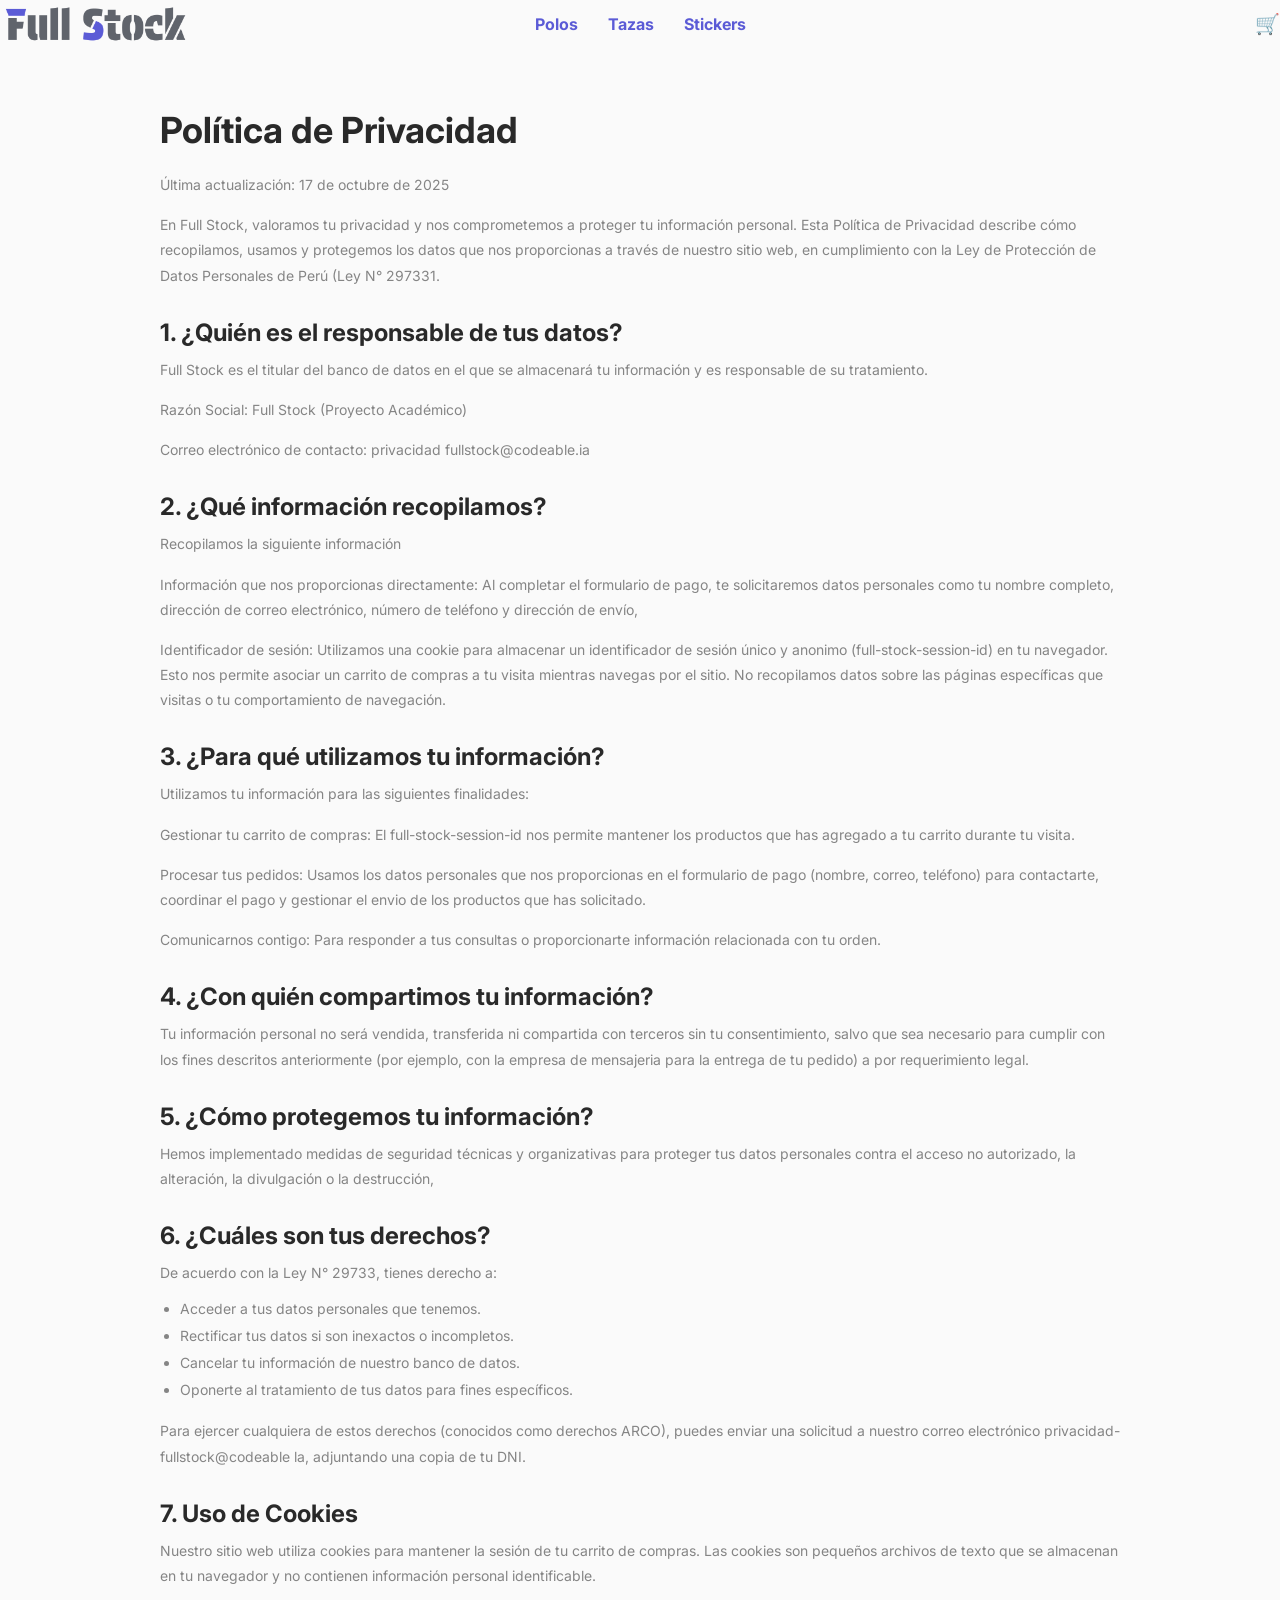
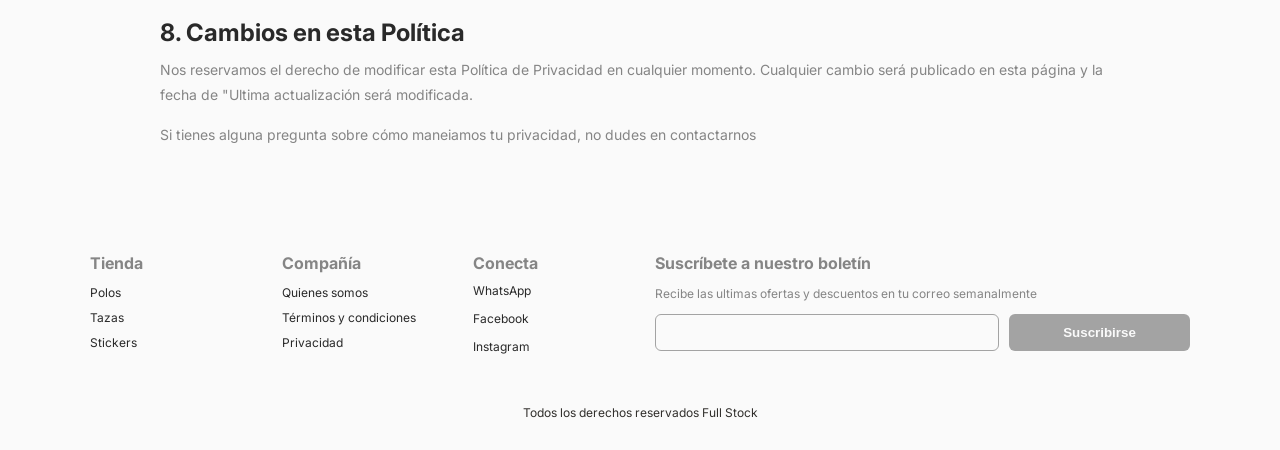
<file: privacy.html>
<!DOCTYPE html>
<html lang="es">
<head>
  <meta charset="UTF-8">
  <title>Privacidad | Full Stock</title>
  <link rel="stylesheet" href="styles.css">

  <link rel="preconnect" href="https://fonts.googleapis.com">
<link rel="preconnect" href="https://fonts.gstatic.com" crossorigin>
<link href="https://fonts.googleapis.com/css2?family=Inter:ital,opsz,wght@0,14..32,100..900;1,14..32,100..900&display=swap" rel="stylesheet">
</head>

<body>

<header class="encabezado">
  <a href="index.html" class="logo">
    <img src="/imgs/logo.png" alt="logo fullstock">
  </a>

  <nav class="menu">
    <a href="#">Polos</a>
    <a href="#">Tazas</a>
    <a href="#">Stickers</a>
  </nav>

  <div class="carrito">
    🛒 
  </div>
</header>


<main>
  <article>

    <h1>Política de Privacidad</h1>
    <p>Última actualización: 17 de octubre de 2025</p>

    <p>
      En Full Stock, valoramos tu privacidad y nos comprometemos a proteger tu información personal. Esta Política de Privacidad describe cómo recopilamos, usamos y protegemos los datos que nos proporcionas a través de nuestro sitio web, en cumplimiento con la Ley de Protección de Datos Personales de Perú (Ley N° 297331.
    </p>

    <section>
      <h2>1. ¿Quién es el responsable de tus datos?</h2>
      <p>Full Stock es el titular del banco de datos en el que se almacenará tu información y es responsable de su tratamiento.</p>
      <p>Razón Social: Full Stock (Proyecto Académico)</p>
      <p>Correo electrónico de contacto: privacidad fullstock@codeable.ia</p>
    </section>

    <section>
      <h2>2. ¿Qué información recopilamos?</h2>
      <p>Recopilamos la siguiente información</p>
      <p>Información que nos proporcionas directamente: Al completar el formulario de pago, te solicitaremos datos personales como tu nombre completo, dirección de correo electrónico, número de teléfono y dirección de envío,</p>
      <p>Identificador de sesión: Utilizamos una cookie para almacenar un identificador de sesión único y anonimo (full-stock-session-id) en tu navegador. Esto nos permite asociar un carrito de compras a tu visita mientras navegas por el sitio. No recopilamos datos sobre las páginas específicas que visitas o tu comportamiento de navegación.</p>
    </section>

    <section>
      <h2>3. ¿Para qué utilizamos tu información?</h2>
      <p>Utilizamos tu información para las siguientes finalidades:</p>
      <p>Gestionar tu carrito de compras: El full-stock-session-id nos permite mantener los productos que has agregado a tu carrito durante tu visita.</p>
      <p>Procesar tus pedidos: Usamos los datos personales que nos proporcionas en el formulario de pago (nombre, correo, teléfono) para contactarte, coordinar el pago y gestionar el envio de los productos que has solicitado.</p>
      <p>Comunicarnos contigo: Para responder a tus consultas o proporcionarte información relacionada con tu orden.</p>
    </section>

    <section>
      <h2>4. ¿Con quién compartimos tu información?</h2>
      <p>Tu información personal no será vendida, transferida ni compartida con terceros sin tu consentimiento, salvo que sea necesario para cumplir con los fines descritos anteriormente (por ejemplo, con la empresa de mensajeria para la entrega de tu pedido) a por requerimiento legal.</p>
    </section>

    <section>
      <h2>5. ¿Cómo protegemos tu información?</h2>
      <p>Hemos implementado medidas de seguridad técnicas y organizativas para proteger tus datos personales contra el acceso no autorizado, la alteración, la divulgación o la destrucción,</p>
    </section>

    <section>
      <h2>6. ¿Cuáles son tus derechos?</h2>
      <p>De acuerdo con la Ley N° 29733, tienes derecho a:</p>
      <ul>
        <li>Acceder a tus datos personales que tenemos.</li>
        <li>Rectificar tus datos si son inexactos o incompletos.</li>
        <li>Cancelar tu información de nuestro banco de datos.</li>
        <li>Oponerte al tratamiento de tus datos para fines específicos.</li>
      </ul>
      <p>Para ejercer cualquiera de estos derechos (conocidos como derechos ARCO), puedes enviar una solicitud a nuestro correo electrónico privacidad-fullstock@codeable la, adjuntando una copia de tu DNI.</p>
    </section>

    <section>
      <h2>7. Uso de Cookies</h2>
      <p>Nuestro sitio web utiliza cookies para mantener la sesión de tu carrito de compras. Las cookies son pequeños archivos de texto que se almacenan en tu navegador y no contienen información personal identificable.</p>
    </section>

    <section>
      <h2>8. Cambios en esta Política</h2>
      <p>Nos reservamos el derecho de modificar esta Política de Privacidad en cualquier momento. Cualquier cambio será publicado en esta página y la fecha de "Ultima actualización será modificada.</p>
    </section>

    <p>Si tienes alguna pregunta sobre cómo maneiamos tu privacidad, no dudes en contactarnos</p>

  </article>
</main>

<footer class="footer">
  <div class="footer-contenedor">

    <div class="footer-grid">

      <div class="footer-links">

        <div class="footer-seccion">
          <h3>Tienda</h3>
          <ul>
            <li><a href="#">Polos</a></li>
            <li><a href="#">Tazas</a></li>
            <li><a href="#">Stickers</a></li>
          </ul>
        </div>

        <div class="footer-seccion">
          <h3>Compañía</h3>
          <ul>
           <li><a href="about.html">Quienes somos</a></li>
            <li><a href="terms.html">Términos y condiciones</a></li>
            <li><a href="privacy.html">Privacidad</a></li>
          </ul>
        </div>

        <div class="footer-seccion">
          <h3>Conecta</h3>
          <div class="social">
  <a href="https://wa.me/" target="_blank">WhatsApp</a>
<a href="https://facebook.com/" target="_blank">Facebook</a>
<a href="https://instagram.com/" target="_blank">Instagram</a>
          </div>
        </div>

      </div>

      <div class="footer-seccion newsletter">
        <h3>Suscríbete a nuestro boletín</h3>
        <p >Recibe las ultimas ofertas y descuentos en tu correo semanalmente</p>

        <form>
          <label for="email" class="sr-only">Correo electrónico</label>

          <div class="formulario">
            <input type="email" id="email" >
            <button type="submit">Suscribirse</button>
          </div>
        </form>
      </div>

    </div>

    <div class="copyright">
      Todos los derechos reservados  Full Stock
    </div>

  </div>
</footer>

</body>
</html>
</file>
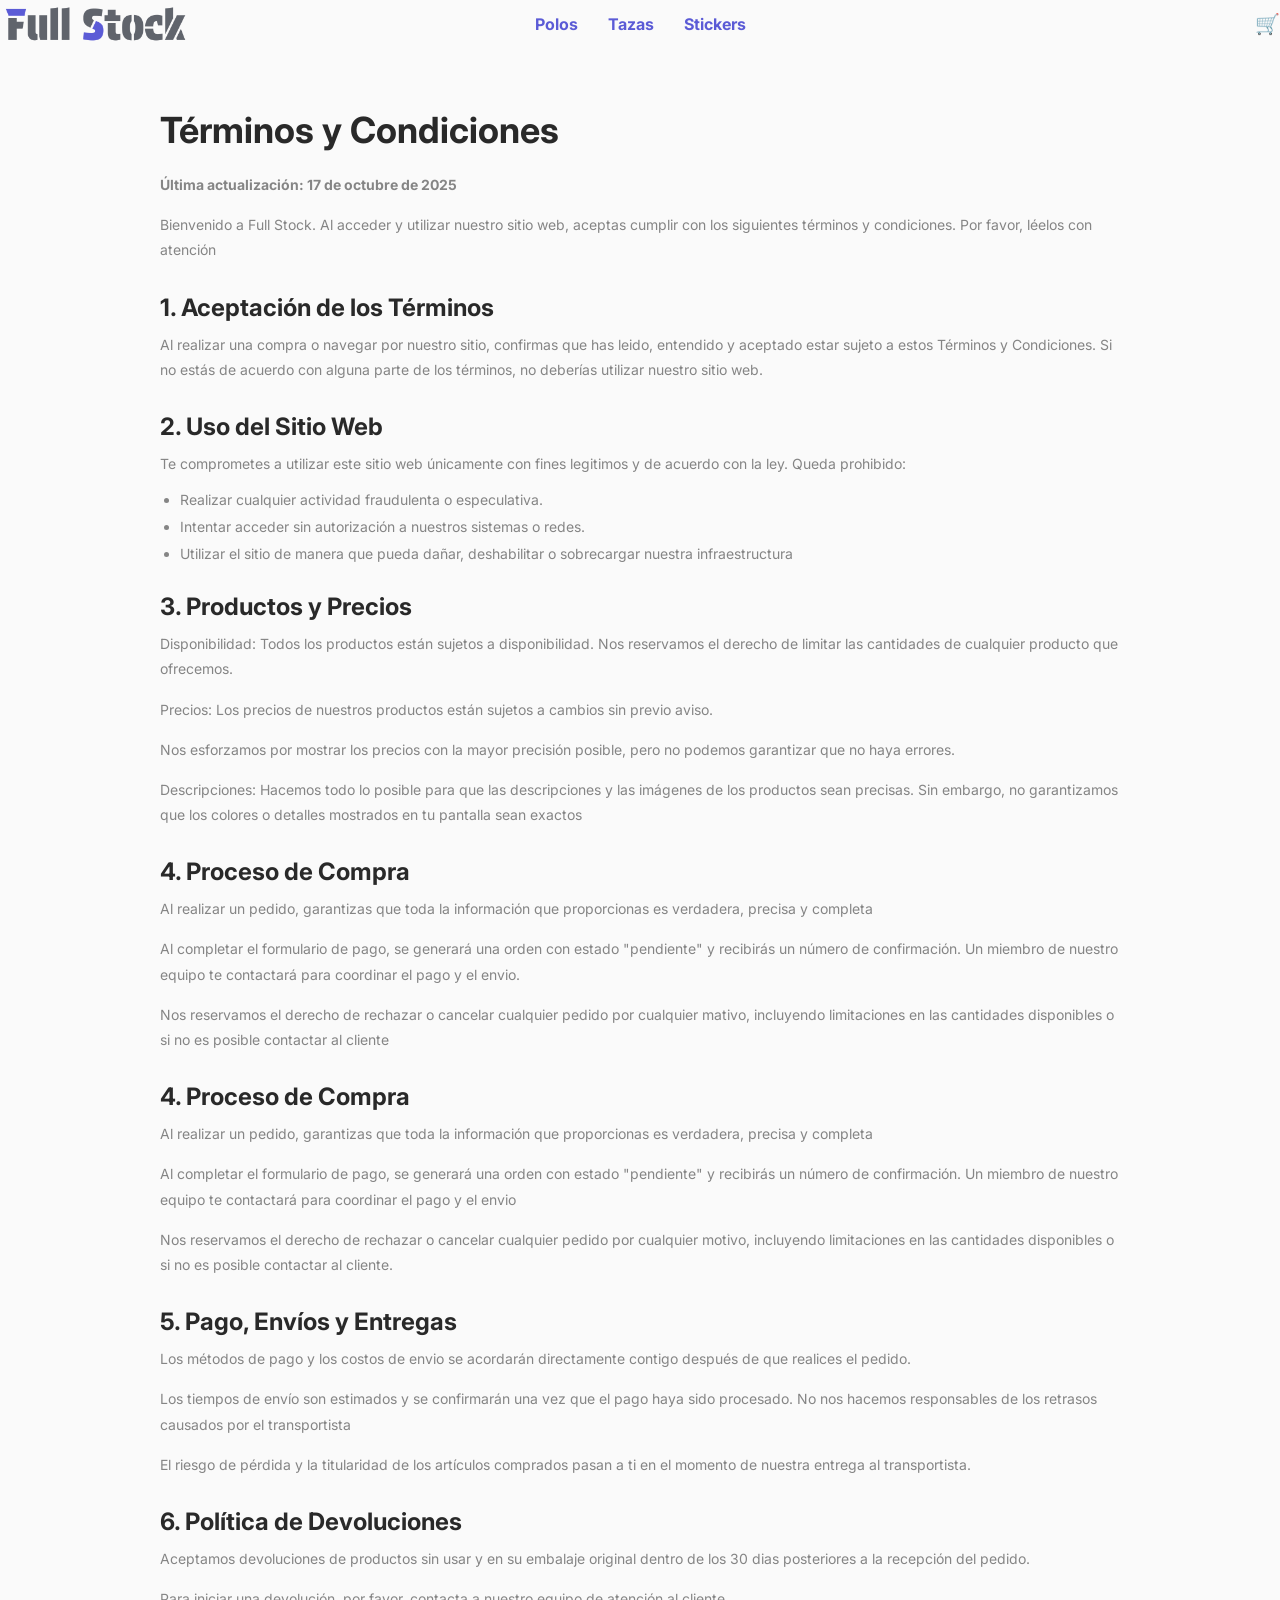
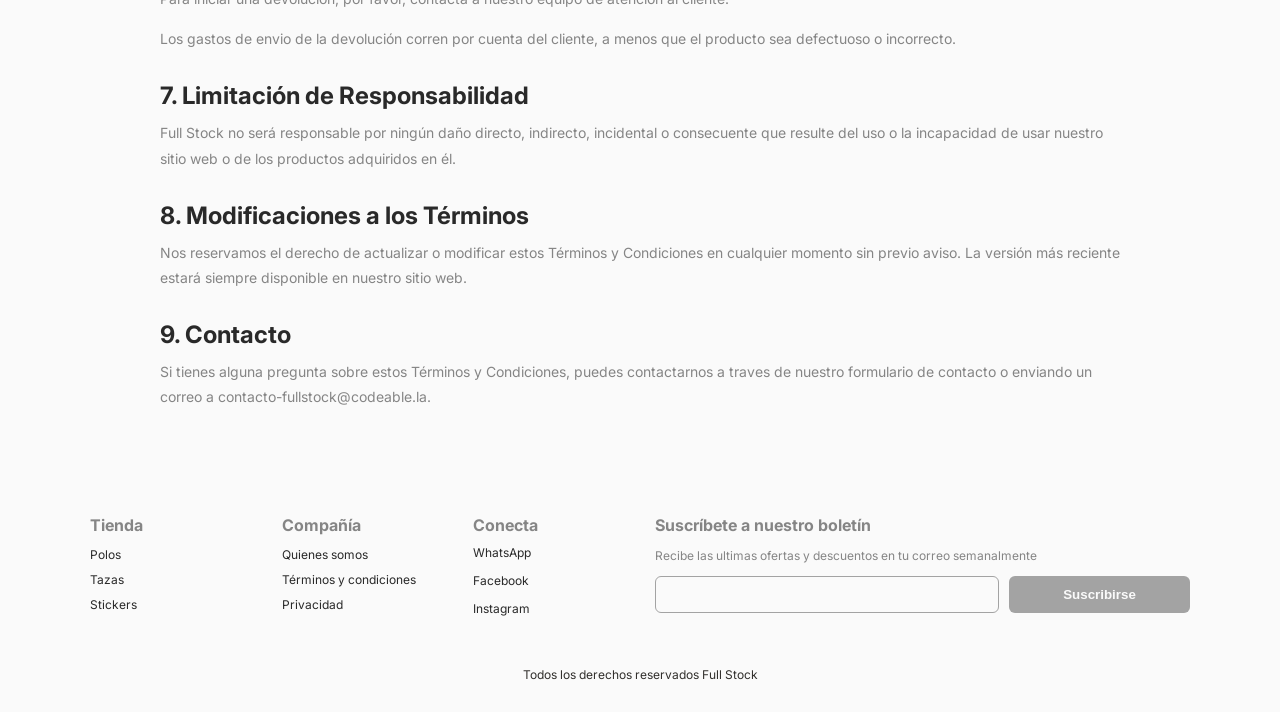
<file: terms.html>
<!DOCTYPE html>
<html lang="es">
<head>
  <meta charset="UTF-8">
  <title>Términos | Full Stock</title>
  <link rel="stylesheet" href="styles.css">

  <link rel="preconnect" href="https://fonts.googleapis.com">
<link rel="preconnect" href="https://fonts.gstatic.com" crossorigin>
<link href="https://fonts.googleapis.com/css2?family=Inter:ital,opsz,wght@0,14..32,100..900;1,14..32,100..900&display=swap" rel="stylesheet">
</head>

<body>

<header class="encabezado">
   <a href="index.html" class="logo">
    <img src="/imgs/logo.png" alt="logo fullstock">
  </a>

  <nav class="menu">
    <a href="#">Polos</a>
    <a href="#">Tazas</a>
    <a href="#">Stickers</a>
  </nav>

  <div class="carrito">
    🛒 
  </div>
</header>


<main>
  <article>

    <h1>Términos y Condiciones</h1>
    <p> <strong>Última actualización: 17 de octubre de 2025</strong></p>

    <p>
      Bienvenido a Full Stock. Al acceder y utilizar nuestro sitio web, aceptas cumplir con los siguientes términos y condiciones. Por favor, léelos con atención
    </p>

    <section>
      <h2>1. Aceptación de los Términos</h2>
      <p>Al realizar una compra o navegar por nuestro sitio, confirmas que has leido, entendido y aceptado estar sujeto a estos Términos y Condiciones. Si no estás de acuerdo con alguna parte de los términos, no deberías utilizar nuestro sitio web.</p>
    </section>

    <section>
      <h2>2. Uso del Sitio Web</h2>
      <p>Te comprometes a utilizar este sitio web únicamente con fines legitimos y de acuerdo con la ley. Queda prohibido:</p>
      <ul>
        <li>Realizar cualquier actividad fraudulenta o especulativa.</li>
        <li>Intentar acceder sin autorización a nuestros sistemas o redes.</li>
        <li>Utilizar el sitio de manera que pueda dañar, deshabilitar o sobrecargar nuestra infraestructura</li>
      </ul>
    </section>

    <section>
      <h2>3. Productos y Precios</h2>
      <p>Disponibilidad: Todos los productos están sujetos a disponibilidad. Nos reservamos el derecho de limitar las cantidades de cualquier producto que ofrecemos.</p>
      <p>Precios: Los precios de nuestros productos están sujetos a cambios sin previo aviso.</p>
      <p>Nos esforzamos por mostrar los precios con la mayor precisión posible, pero no podemos garantizar que no haya errores.</p>
      <p>Descripciones: Hacemos todo lo posible para que las descripciones y las imágenes de los productos sean precisas. Sin embargo, no garantizamos que los colores o detalles mostrados en tu pantalla sean exactos</p>
    </section>

    <section>
      <h2>4. Proceso de Compra</h2>
      <p>Al realizar un pedido, garantizas que toda la información que proporcionas es verdadera, precisa y completa</p>
      <p>Al completar el formulario de pago, se generará una orden con estado "pendiente" y recibirás un número de confirmación. Un miembro de nuestro equipo te contactará para coordinar el pago y el envio.</p>
      <p>Nos reservamos el derecho de rechazar o cancelar cualquier pedido por cualquier mativo, incluyendo limitaciones en las cantidades disponibles o si no es posible contactar al cliente</p>
    </section>

    <section>
      <h2>4. Proceso de Compra</h2>
      <p>Al realizar un pedido, garantizas que toda la información que proporcionas es verdadera, precisa y completa</p>
      <p>Al completar el formulario de pago, se generará una orden con estado "pendiente" y recibirás un número de confirmación. Un miembro de nuestro equipo te contactará para coordinar el pago y el envio</p>
      <p>Nos reservamos el derecho de rechazar o cancelar cualquier pedido por cualquier motivo, incluyendo limitaciones en las cantidades disponibles o si no es posible contactar al cliente.</p>
    </section>

    <section>
      <h2>5. Pago, Envíos y Entregas</h2>
      <p>Los métodos de pago y los costos de envio se acordarán directamente contigo después de que realices el pedido.</p>
      <p>Los tiempos de envío son estimados y se confirmarán una vez que el pago haya sido procesado. No nos hacemos responsables de los retrasos causados por el transportista</p>
      <p>El riesgo de pérdida y la titularidad de los artículos comprados pasan a ti en el momento de nuestra entrega al transportista.</p>
    </section>

    <section>
      <h2>6. Política de Devoluciones</h2>
      <p>Aceptamos devoluciones de productos sin usar y en su embalaje original dentro de los 30 dias posteriores a la recepción del pedido.</p>
      <p>Para iniciar una devolución, por favor, contacta a nuestro equipo de atención al cliente.</p>
      <p>Los gastos de envio de la devolución corren por cuenta del cliente, a menos que el producto sea defectuoso o incorrecto.</p>
    </section>

    <section>
      <h2>7. Limitación de Responsabilidad</h2>
      <p>Full Stock no será responsable por ningún daño directo, indirecto, incidental o consecuente que resulte del uso o la incapacidad de usar nuestro sitio web o de los productos adquiridos en él.</p>
    </section>

    <section>
      <h2>8. Modificaciones a los Términos</h2>
      <p>Nos reservamos el derecho de actualizar o modificar estos Términos y Condiciones en cualquier momento sin previo aviso. La versión más reciente estará siempre disponible en nuestro sitio web.</p>
    </section>

    <section>
      <h2>9. Contacto</h2>
      <p>Si tienes alguna pregunta sobre estos Términos y Condiciones, puedes contactarnos a traves de nuestro formulario de contacto o enviando un correo a contacto-fullstock@codeable.la.</p>
    </section>

  </article>
</main>

<footer class="footer">
  <div class="footer-contenedor">

    <div class="footer-grid">

      <div class="footer-links">

        <div class="footer-seccion">
          <h3>Tienda</h3>
          <ul>
            <li><a href="#">Polos</a></li>
            <li><a href="#">Tazas</a></li>
            <li><a href="#">Stickers</a></li>
          </ul>
        </div>

        <div class="footer-seccion">
          <h3>Compañía</h3>
          <ul>
           <li><a href="about.html">Quienes somos</a></li>
            <li><a href="terms.html">Términos y condiciones</a></li>
            <li><a href="privacy.html">Privacidad</a></li>
          </ul>
        </div>

        <div class="footer-seccion">
          <h3>Conecta</h3>
          <div class="social">
  <a href="https://wa.me/" target="_blank">WhatsApp</a>
<a href="https://facebook.com/" target="_blank">Facebook</a>
<a href="https://instagram.com/" target="_blank">Instagram</a>
          </div>
        </div>

      </div>

      <div class="footer-seccion newsletter">
        <h3>Suscríbete a nuestro boletín</h3>
        <p >Recibe las ultimas ofertas y descuentos en tu correo semanalmente</p>

        <form>
          <label for="email" class="sr-only">Correo electrónico</label>

          <div class="formulario">
            <input type="email" id="email" >
            <button type="submit">Suscribirse</button>
          </div>
        </form>
      </div>

    </div>

    <div class="copyright">
      Todos los derechos reservados  Full Stock
    </div>

  </div>
</footer>

</body>
</html>
</file>
<file: styles.css>
* {
  margin: 0;
  padding: 0;
  box-sizing: border-box;
}
@import url("https://fonts.googleapis.com/css2?family=Inter:ital,opsz,wght@0,14..32,100..900;1,14..32,100..900&family=Lora:ital,wght@0,400..700;1,400..700&family=Protest+Guerrilla&family=Source+Code+Pro:ital,wght@0,200..900;1,200..900&display=swap");

:root {
  --background: #fafafa;
  --foreground: #312f2c;
  --primary: #5b5bd6;
  --primary-hover: #483dac;

  --text-main: #292929;
  --text-muted: #858585;
  --border: #a3a3a3;
  --border-strong: #1e293b;

  --radius: 10px;

  --family-text:
    "Inter", -apple-system, BlinkMacSystemFont, "Segoe UI", Roboto,
    "Helvetica Neue", Arial, sans-serif;
  --family-heading: var(--family-text);
  --family-display:
    "Protest Guerrilla", "Protest Strike", "Stencil", "Impact", sans-serif;
  --family-code:
    "Source Code Pro", "Menlo", "Consolas", "Monaco", "Courier New", monospace;
  --family-emphasis:
    "Lora", "Georgia", "Palatino Linotype", "Book Antiqua", "Times New Roman",
    serif;
}

body {
  background-color: var(--background);
  font-family: var(--family-text);
  color: var(--foreground);
}

/* header, footer {
  background-color: var(--background);
  padding: 20px;
  border: 1px solid black;
} */

footer {
  margin-top: 40px;
}

/* nav {
  padding: 10px 20px;
  border-bottom: none;
}

nav a {
  margin-right: 15px;
  font-weight: bold;
} */

main {
  max-width: 800px;
  margin: 40px auto;
  padding: 20px;
  border-radius: 8px;
}

h1 {
  color: var(--text-main);
  font-size: 36px;
  font-weight: bolder;
  margin-bottom: 20px;
}

h2 {
  color: var(--text-main);
  font-size: 24px;
  font-weight: bold;
  margin-top: 30px;
  margin-bottom: 10px;
}

h4 {
  color: #ffffff;
  font-size: 34px;
  font-weight: bolder;
  margin-bottom: 20px;
}

p {
  color: var(--text-muted);
  font-size: 14px;
  margin-bottom: 15px;
  line-height: 1.8;
}

ul {
  padding-left: 20px;
  margin-bottom: 20px;
  color: var(--text-muted);
  font-size: 14px;
}

li {
  margin-bottom: 10px;
}

a {
  color: var(--primary);
  text-decoration: none;
}

a:hover {
  color: var(--primary-hover);
  text-decoration: underline;
}

.encabezado {
  display: flex;
  align-items: center;
}

.logo {
  flex: 1;
  display: flex;
  align-items: center;
}

.logo img {
  height: 3rem;
  width: auto;
}

.menu {
  flex: 1;
  display: flex;
  justify-content: center;
  gap: 30px;
}

.menu a {
  font-weight: bold;
}

.carrito {
  flex: 1;
  display: flex;
  justify-content: flex-end;
  font-size: 20px;
}

.contenedor-categorias {
  display: flex;
  flex-direction: column;
  gap: 20px;
}

.categorias {
  margin-top: 20px;
}

.tarjeta {
  width: 100%;
}

.imagen {
  width: 100%;
  aspect-ratio: 1 / 1;
  overflow: hidden;
  border-radius: var(--radius);
}

.imagen img {
  width: 100%;
  height: 100%;
  object-fit: cover;
  margin-top: 25px;
}

.tarjeta h3 {
  margin-top: 25px;
  font-size: 18px;
}

.tarjeta p {
  margin-top: 5px;
  font-size: 14px;
}

@media (min-width: 640px) {
  .contenedor-categorias {
    flex-direction: row;
    flex-wrap: wrap;
    justify-content: center;
  }

  .tarjeta {
    width: 45%;
  }
}
@media (min-width: 1024px) {
  main {
    max-width: 1000px;
  }

  .contenedor-categorias {
    flex-wrap: nowrap;
    justify-content: space-between;
  }

  .tarjeta {
    width: 300px;
  }

  .imagen {
    aspect-ratio: 1 / 1;
  }
}

/* index hero xd*/
.hero {
  width: 100%;
  height: 400px;
  background-image:
    linear-gradient(rgba(0, 0, 0, 0.6), rgba(0, 0, 0, 0.6)),
    url("imgs/hero.jpg");
  background-size: cover;
  background-position: center;

  display: flex;
  justify-content: center;
  align-items: center;
  text-align: center;
}

.contenido-hero {
  color: white;
  max-width: 500px;
}

.contenido-hero h1 {
  font-size: 36px;
  margin-bottom: 15px;
}

.contenido-hero p {
  font-size: 16px;
  margin-bottom: 20px;
}

.boton {
  background-color: var(--primary);
  color: white;
  padding: 10px 20px;
  border-radius: 6px;
  display: inline-block;
}

.boton:hover {
  background-color: var(--primary-hover);
  color: white;
}

.footer {
  background-color: var(--background);
  color: var(--foreground);
  padding: 30px 20px;
}

.footer-contenedor {
  max-width: 1100px;
  margin: 0 auto;
}

.footer-grid {
  display: flex;
  flex-direction: column;
  gap: 30px;
}

.footer-links {
  display: flex;
  flex-direction: column;
  gap: 20px;
}

.footer-seccion h3 {
  color: var(--text-muted);
  font-size: 16px;
  margin-bottom: 10px;
}

.footer-seccion ul {
  list-style: none;
  padding-left: 0;
}

.footer-seccion li {
  margin-top: 8px;
  margin-bottom: 8px;
}

.footer-seccion a {
  color: var(--text-main);
  text-decoration: none;
  font-size: 12px;
}

.footer-seccion a:hover {
  color: var(--text-muted);
}

.social a {
  margin-right: 10px;
  margin-bottom: 5px;
}

.social {
  display: flex;
  flex-direction: column;
  gap: 8px;
}

.newsletter p {
  font-size: 14px;
  margin-bottom: 10px;

  color: var(--text-muted);
  text-decoration: none;
  font-size: 12px;
}

.formulario {
  display: flex;
  flex-direction: column;
  gap: 10px;
}

.formulario input {
  padding: 10px;
  background-color: var(--background);
  border: 1px solid var(--border);
  border-radius: 6px;
  color: var(--foreground);
}

.formulario button {
  padding: 10px;
  background-color: var(--border);
  color: var(--background);
  border: none;
  border-radius: 6px;
  font-weight: bold;
  cursor: pointer;
}

.formulario button:hover {
  background-color: var(--text-muted);
}

.sr-only {
  position: absolute;
  width: 1px;
  height: 1px;
  overflow: hidden;
}

.copyright {
  text-align: center;
  margin-top: 20px;
  padding-top: 15px;
  border-top: var(--border-strong);
  font-size: 12px;
}

@media (min-width: 640px) {
  .footer-links {
    flex-direction: row;
    justify-content: space-between;
    gap: 40px;
  }
}

@media (min-width: 1024px) {
  .footer-grid {
    display: flex;
    flex-direction: row;
  }

  .footer-links {
    flex: 1;
    display: flex;
    justify-content: space-between;
  }

  .footer-seccion {
    flex: 1;
  }

  .newsletter {
    flex: 1;
  }

  .formulario {
    flex-direction: row;
  }

  .formulario input {
    flex: 2;
  }

  .formulario button {
    flex: 1;
  }
}

/*  n.p.c ant f */
.calidad {
  margin-top: 6rem;
}

.card-calidad img {
  width: 64px;
  height: 64px;
  object-fit: contain;

  width: 100%;
  border-radius: 10px;
}

.titulo-calidad {
  text-align: center;
  margin-bottom: 30px;
}

.contenedor-calidad {
  display: flex;
  flex-direction: column;
  gap: 20px;
}

.card-calidad h3 {
  margin-top: 10px;
  color: var(--foreground);
  font-size: 18px;
}

.card-calidad p {
  margin-top: 5px;
  color: var(--text-muted);
  font-size: 12px;
}

.card-calidad {
  margin-top: 30px;
  margin-bottom: 30px;
  padding: 0 30px;
  text-align: center;
}

@media (min-width: 640px) {
  .contenedor-calidad {
    flex-direction: row;
    flex-wrap: wrap;
    justify-content: center;
  }

  .card-calidad {
    width: 45%;
  }
}

@media (min-width: 1024px) {
  .contenedor-calidad {
    flex-wrap: wrap;
    justify-content: space-between;
  }

  .card-calidad {
    width: 22%;
  }
}
</file>
